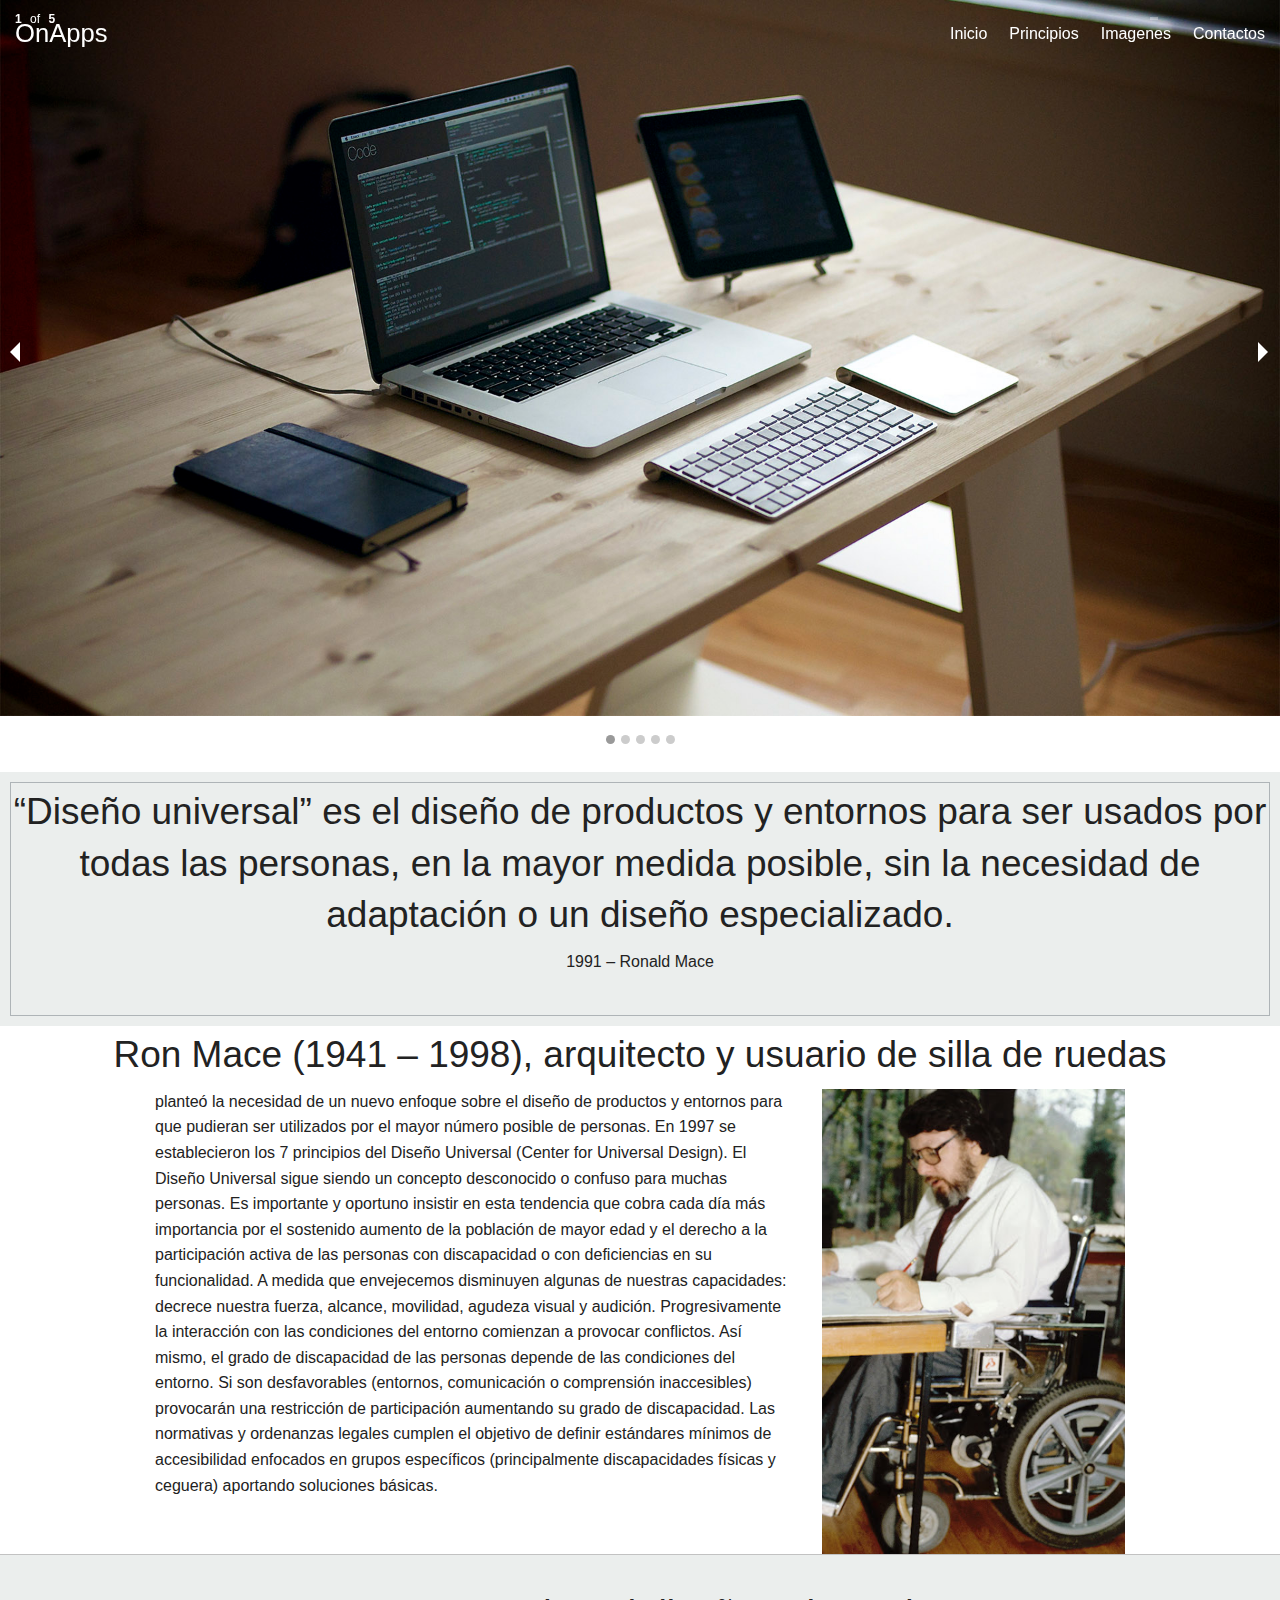
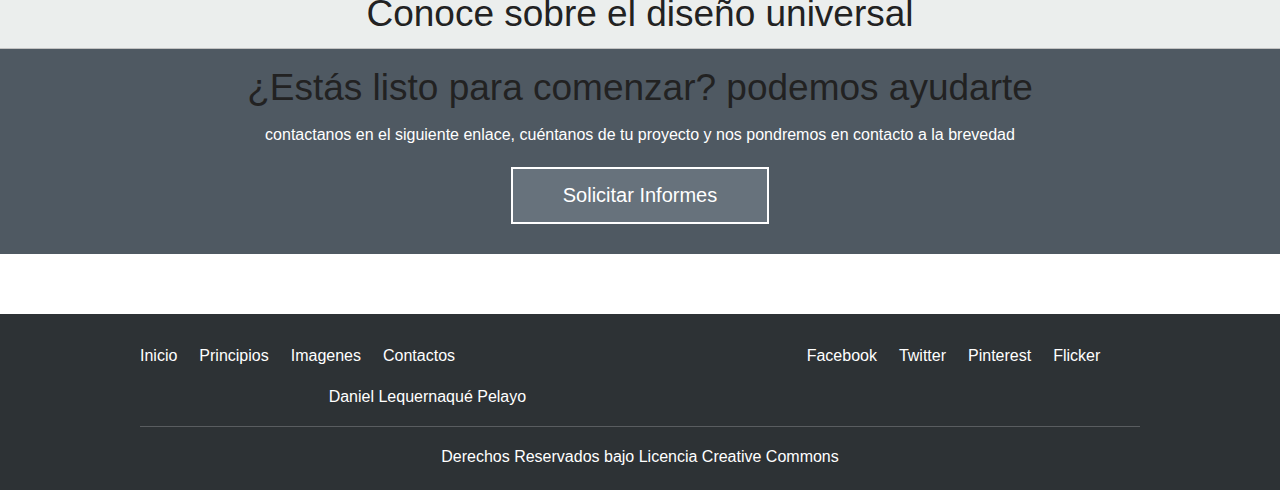
<file: index.html>
<!doctype html>
<html class="no-js" lang="">
    <head>
        <meta charset="utf-8">
        <meta http-equiv="X-UA-Compatible" content="IE=edge,chrome=1">
        <title></title>
        <meta name="description" content="">
        <meta name="viewport" content="width=device-width, initial-scale=1">

        <link rel="stylesheet" href="css/normalize.min.css">
        <link rel="stylesheet" href="css/foundation.css">
        <link rel="stylesheet" href="css/main.css">


        <script src="js/vendor/modernizr-2.8.3.min.js"></script>
    </head>
    <body>
        <header class="fixed">
            <div class="top-bar">
                <div class="row">

                    <div class="large-4 columns">
                        <a href="index.html" class="inicio">OnApps</a>
                    </div>

                    <div class="large-6 large-offset-2 columns">
                        <div id="navegacion">
                            <nav class="inline-list right">
                                <li><a href="index.html">Inicio</a></li>
                                <li><a href="principios.html">Principios</a></li>
                                <li><a href="imagenes.html">Imagenes</a></li>
                                <li><a href="contactos.html">Contactos</a></li>
                            </nav>
                        </div>
                    </div>
                </div>
            </div>
        </header>

        <section class="destacada">
            <ul data-orbit>
                <li>
                    <img src="img/h_index.jpg" alt="">
                </li>
                <li>
                    <img src="img/h_nosotros.jpg" alt="">
                </li>
                <li>
                    <img src="img/h_equipo.jpg" alt="">
                </li>
                <li>
                    <img src="img/h_contacto.jpg" alt="">
                </li>
                <li>
                    <img src="img/h_servicios.jpg" alt="">
                </li>
            </ul>
        </section>

        <!-- <section class="destacada">
            <div class="pattern"></div>
            <img src="img/h_index.jpg" alt="Imagen Index">
            <div class="contenido text-center">
                <h1><span>Diseñamos apps para empresas y organizaciones</span></h1>
            </div>
        </section> -->

        <section class="agencia text-center">
            <div class="borde">
                <h2>“Diseño universal” es el diseño de productos y entornos para ser usados por todas las personas, en la mayor medida posible, sin la necesidad de adaptación o un diseño especializado. </h2>
                <p>1991 – Ronald Mace</p>
            </div>
        </section>

        <section class="aplicaciones">
            <h2 class="text-center">Ron Mace (1941 – 1998), arquitecto y usuario de silla de ruedas</h2>
            <section class="row">
                <div class="large-8 columns">
                <p>planteó la necesidad de un nuevo enfoque sobre el diseño de productos y entornos para que pudieran ser utilizados por el mayor número posible de personas. En 1997 se establecieron los 7 principios del Diseño Universal (Center for Universal Design).
                    El Diseño Universal sigue siendo un concepto desconocido o confuso para muchas personas. Es importante y oportuno insistir en esta tendencia que cobra cada día más importancia por el sostenido aumento de la población de mayor edad y el derecho a la participación activa de las personas con discapacidad o con deficiencias en su funcionalidad.
                    A medida que envejecemos disminuyen algunas de nuestras capacidades: decrece nuestra fuerza, alcance, movilidad, agudeza visual y audición. Progresivamente la interacción con las condiciones del entorno comienzan a provocar conflictos.
                    Así mismo, el grado de discapacidad de las personas depende de las condiciones del entorno. Si son desfavorables (entornos, comunicación o comprensión inaccesibles) provocarán una restricción de participación aumentando su grado de discapacidad.
                    Las normativas y ordenanzas legales cumplen el objetivo de definir estándares mínimos de accesibilidad enfocados en grupos específicos (principalmente discapacidades físicas y ceguera) aportando soluciones básicas.</p>
                </div>
                <div class="large-4 columns">
                    <img src="img/ron_mace.jpg">
                </div>
            </section>
        </section>

        <section class="servicios">
            <h2 class="text-center">Conoce sobre el <span>diseño universal</span></h2>
            <!-- <div class="row">
                <ul class="small-block-grid-3">
                    <li><img src="img/serv_app.svg" alt="Servicio de aplicaciones"></li>
                    <li><img src="img/serv_web.svg" alt="Servicio de aplicaciones"></li>
                    <li><img src="img/serv_desarrollo.svg" alt="Servicio de aplicaiones"></li>
                </ul>
            </div> -->
        </section>
        
        <section class="contacto text-center">
            <h2>¿Estás listo para comenzar? podemos ayudarte</h2>
            <p>contactanos en el siguiente enlace, cuéntanos de tu proyecto y nos pondremos
                en contacto a la brevedad</p>
            <a href="#" class="button large">Solicitar Informes</a>
        </section>

        <section class="informacion">

        </section>

        <footer>
            <div class="row">
                <nav class="large-6 columns inline-list">
                    <li><a href="index.html">Inicio</a></li>
                    <li><a href="principios.html">Principios</a></li>
                    <li><a href="imagenes.html">Imagenes</a></li>
                    <li><a href="contactos.html">Contactos</a></li>
                </nav>

                <nav class="large-4 large-offset-2 columns inline-list">
                    <li><a href="#">Facebook</a></li>
                    <li><a href="#">Twitter</a></li>
                    <li><a href="#">Pinterest</a></li>
                    <li><a href="#">Flicker</a></li>
                </nav>

                <nav class="large-4 large-offset-2 columns inline-list">
                    <li><a href="#">Daniel Lequernaqué Pelayo</a></li>
                </nav>
                <hr>
                <p class="text-center">Derechos Reservados bajo Licencia Creative Commons</p>
            </div>
        </footer>

        <script>window.jQuery || document.write('<script src="js/vendor/jquery-1.11.2.min.js"><\/script>')</script>

        <script src="js/main.js"></script>
        <script src="js/foundation.min.js"></script>

        <script>
            $(document).foundation();
        </script>
    </body>
</html>
</file>
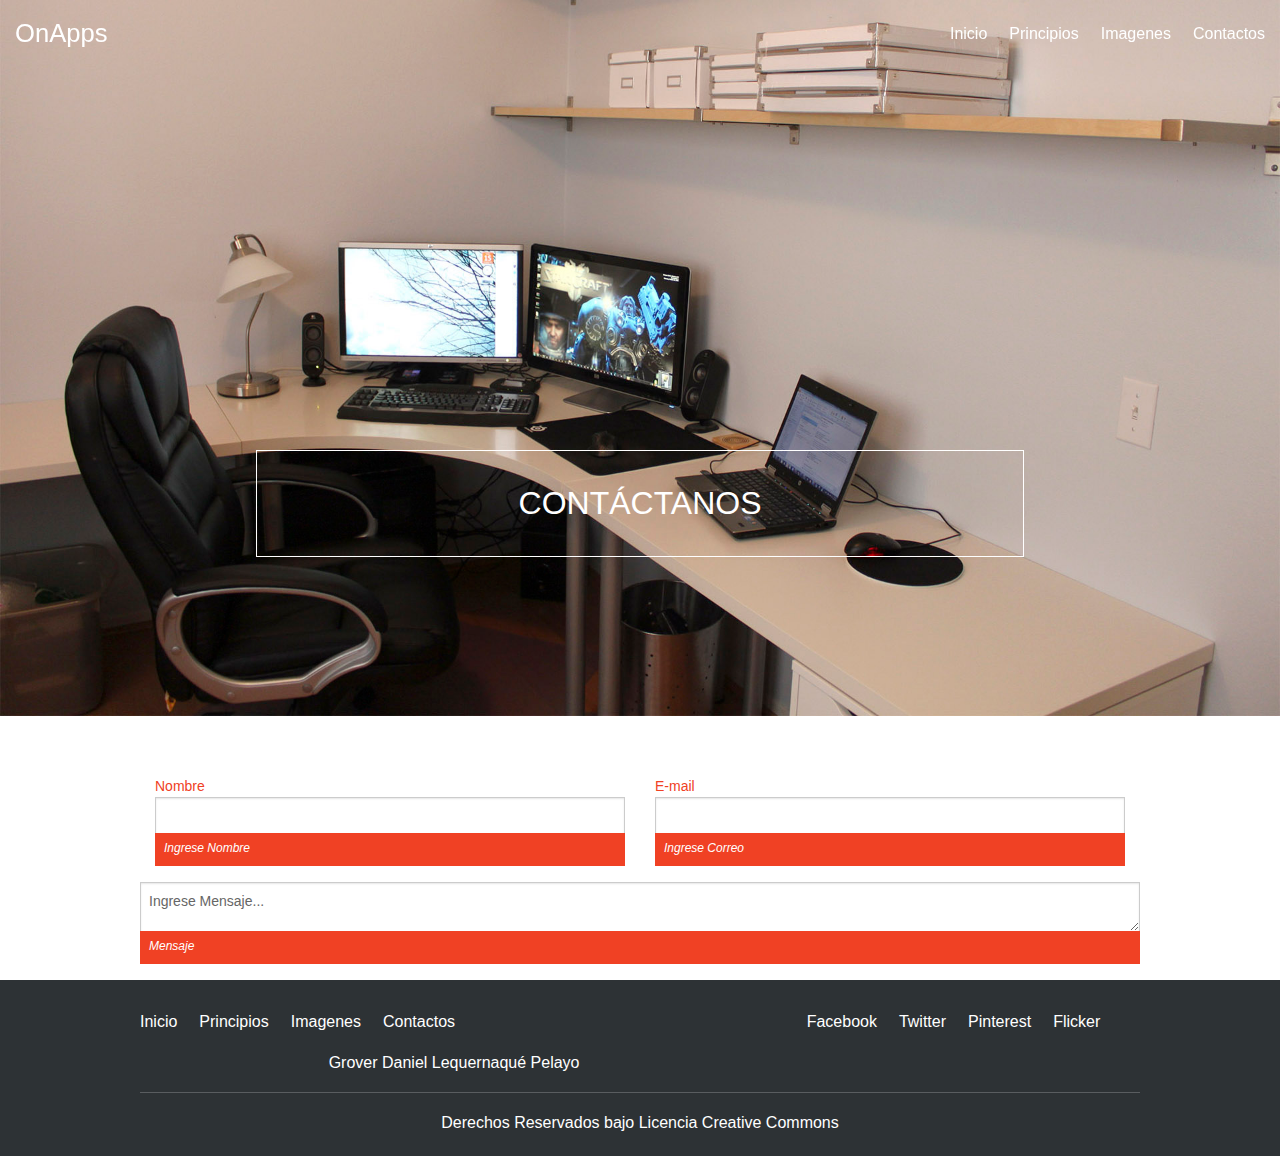
<file: contactos.html>
<!doctype html>
<html class="no-js" lang="">
    <head>
        <meta charset="utf-8">
        <meta http-equiv="X-UA-Compatible" content="IE=edge,chrome=1">
        <title></title>
        <meta name="description" content="">
        <meta name="viewport" content="width=device-width, initial-scale=1">

        <link rel="stylesheet" href="css/normalize.min.css">
        <link rel="stylesheet" href="css/foundation.css">
        <link rel="stylesheet" href="css/main.css">

        <script src="js/vendor/modernizr-2.8.3.min.js"></script>
    </head>
    <body>

        <header class="fixed">
            <div class="top-bar">
                <div class="row">

                    <div class="large-4 columns">
                        <a href="index.html" class="inicio">OnApps</a>
                    </div>

                    <div class="large-6 large-offset-2 columns">
                        <div id="navegacion">
                            <nav class="inline-list right">
                                <li><a href="index.html">Inicio</a></li>
                                <li><a href="principios.html">Principios</a></li>
                                <li><a href="imagenes.html">Imagenes</a></li>
                                <li><a href="contactos.html">Contactos</a></li>
                            </nav>
                        </div>
                    </div>
                </div>
            </div>
        </header>

        <section class="destacada">
            <div class="pattern"></div>
            <img src="img/h_contacto.jpg" alt="Imagen Index">
            <div class="contenido text-center">
                <h1><span>Contáctanos</span></h1>
            </div>
        </section>

        <section class="informacion">

        </section>

        <form action="">
            <div class="row">
                <div class="large-6 columns">
                    <label class="error">Nombre
                        <input type="text" class="error">
                    </label>
                    <small class="error">Ingrese Nombre</small>
                </div>
                <div class="large-6 columns error">
                    <label>E-mail
                        <input type="text">
                    </label>
                    <small class="error">Ingrese Correo</small>
                </div>

                <textarea class="error" placeholder="Ingrese Mensaje..."></textarea>
                <small class="error">Mensaje</small>
            </div>
            
        </form>

        <footer>
            <div class="row">
                <nav class="large-6 columns inline-list">
                    <li><a href="index.html">Inicio</a></li>
                    <li><a href="principios.html">Principios</a></li>
                    <li><a href="imagenes.html">Imagenes</a></li>
                    <li><a href="contactos.html">Contactos</a></li>
                </nav>

                <nav class="large-4 large-offset-2 columns inline-list">
                    <li><a href="#">Facebook</a></li>
                    <li><a href="#">Twitter</a></li>
                    <li><a href="#">Pinterest</a></li>
                    <li><a href="#">Flicker</a></li>
                </nav>

                <nav class="large-4 large-offset-2 columns inline-list">
                    <li><a href="#"> Grover Daniel Lequernaqué Pelayo</a></li>
                </nav>
                <hr>
                <p class="text-center">Derechos Reservados bajo Licencia Creative Commons</p>
            </div>
        </footer>

        <script>window.jQuery || document.write('<script src="js/vendor/jquery-1.11.2.min.js"><\/script>')</script>

        <script src="js/main.js"></script>
        <script src="js/foundation.min.js"></script>
    </body>
</html>
</file>
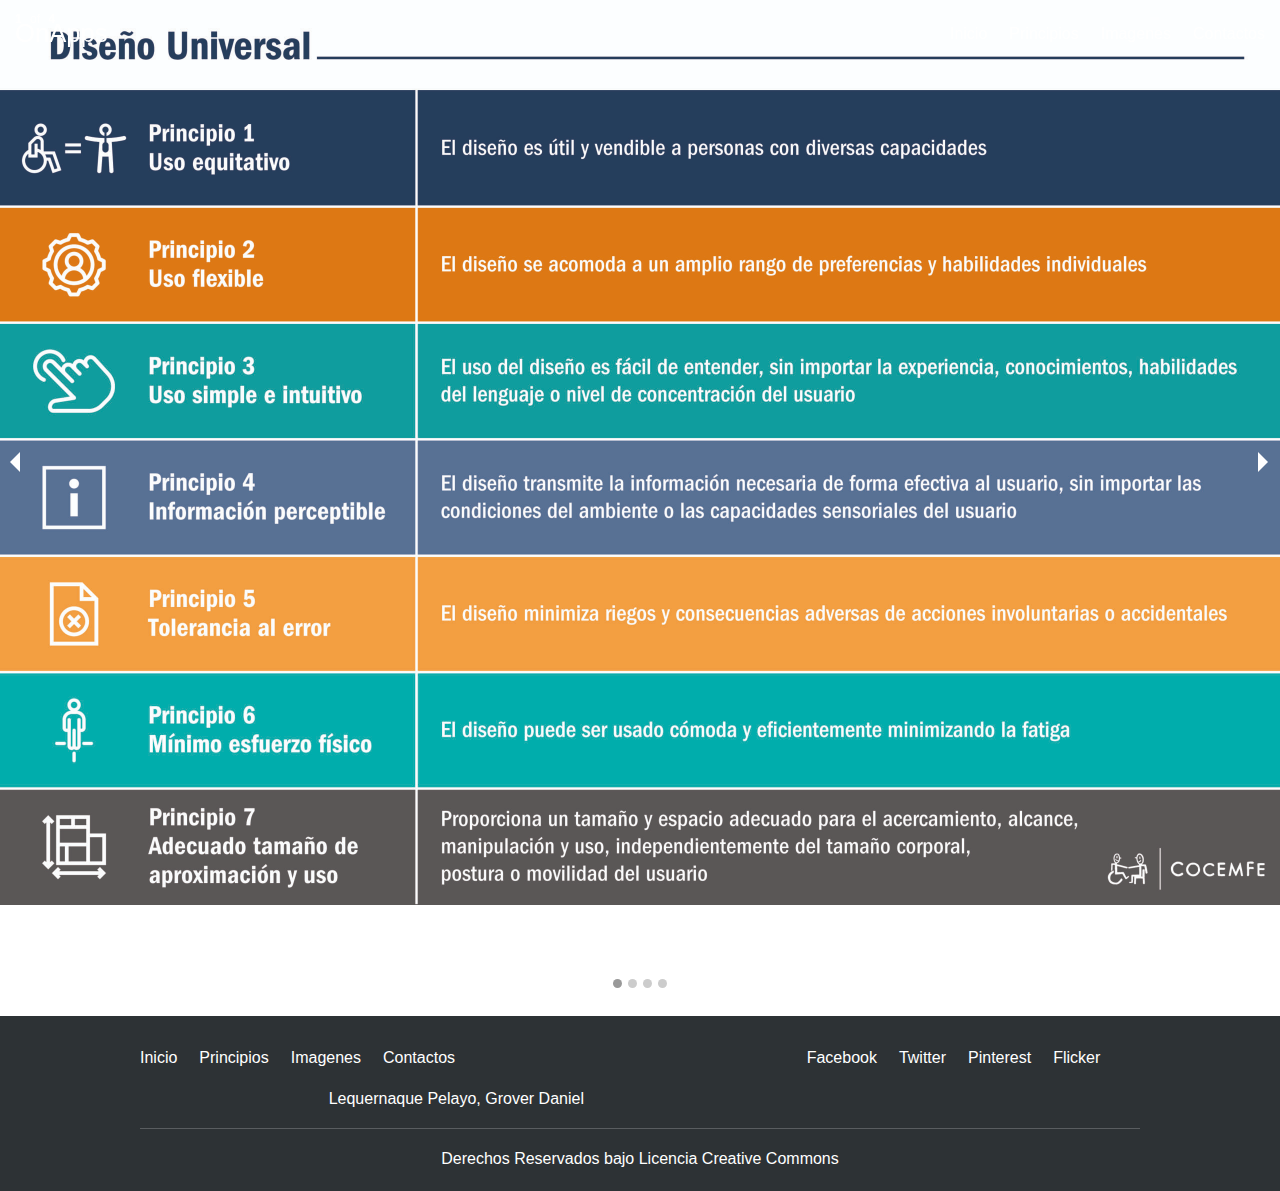
<file: imagenes.html>
<!doctype html>
<html class="no-js" lang="">
    <head>
        <meta charset="utf-8">
        <meta http-equiv="X-UA-Compatible" content="IE=edge,chrome=1">
        <title></title>
        <meta name="description" content="">
        <meta name="viewport" content="width=device-width, initial-scale=1">

        <link rel="stylesheet" href="css/normalize.min.css">
        <link rel="stylesheet" href="css/foundation.css">
        <link rel="stylesheet" href="css/main.css">

        <script src="js/vendor/modernizr-2.8.3.min.js"></script>
    </head>
    <body>
        
        <header class="fixed">
            <div class="top-bar">
                <div class="row">

                    <div class="large-4 columns">
                        <a href="index.html" class="inicio">OnApps</a>
                    </div>

                    <div class="large-6 large-offset-2 columns">
                        <div id="navegacion">
                            <nav class="inline-list right">
                                <li><a href="index.html">Inicio</a></li>
                                <li><a href="principios.html">Principios</a></li>
                                <li><a href="imagenes.html">Imagenes</a></li>
                                <li><a href="contactos.html">Contactos</a></li>
                            </nav>
                        </div>
                    </div>
                </div>
            </div>
        </header>

        <section class="destacada">
            <ul data-orbit>
                <li>
                    <img src="img/diseño1.jpg" alt="">
                </li>
                <li>
                    <img src="img/diseño2.jpg" alt="">
                </li>
                <li>
                    <img src="img/diseño3.jpg" alt="">
                </li>
                <li>
                    <img src="img/diseño4.jpg" alt="">
                </li>
            </ul>
        </section>



        <footer>
            <div class="row">
                <nav class="large-6 columns inline-list">
                    <li><a href="index.html">Inicio</a></li>
                    <li><a href="principios.html">Principios</a></li>
                    <li><a href="imagenes.html">Imagenes</a></li>
                    <li><a href="contactos.html">Contactos</a></li>
                </nav>

                <nav class="large-4 large-offset-2 columns inline-list">
                    <li><a href="#">Facebook</a></li>
                    <li><a href="#">Twitter</a></li>
                    <li><a href="#">Pinterest</a></li>
                    <li><a href="#">Flicker</a></li>
                </nav>

                <nav class="large-4 large-offset-2 columns inline-list">
                    <li><a href="#">Lequernaque Pelayo, Grover Daniel</a></li>
                </nav>
                <hr>
                <p class="text-center">Derechos Reservados bajo Licencia Creative Commons</p>
            </div>
        </footer>

        <script>window.jQuery || document.write('<script src="js/vendor/jquery-1.11.2.min.js"><\/script>')</script>

        <script src="js/main.js"></script>
        <script src="js/foundation.min.js"></script>

        <script>
            $(document).foundation();
        </script>
    </body>
</html>
</file>
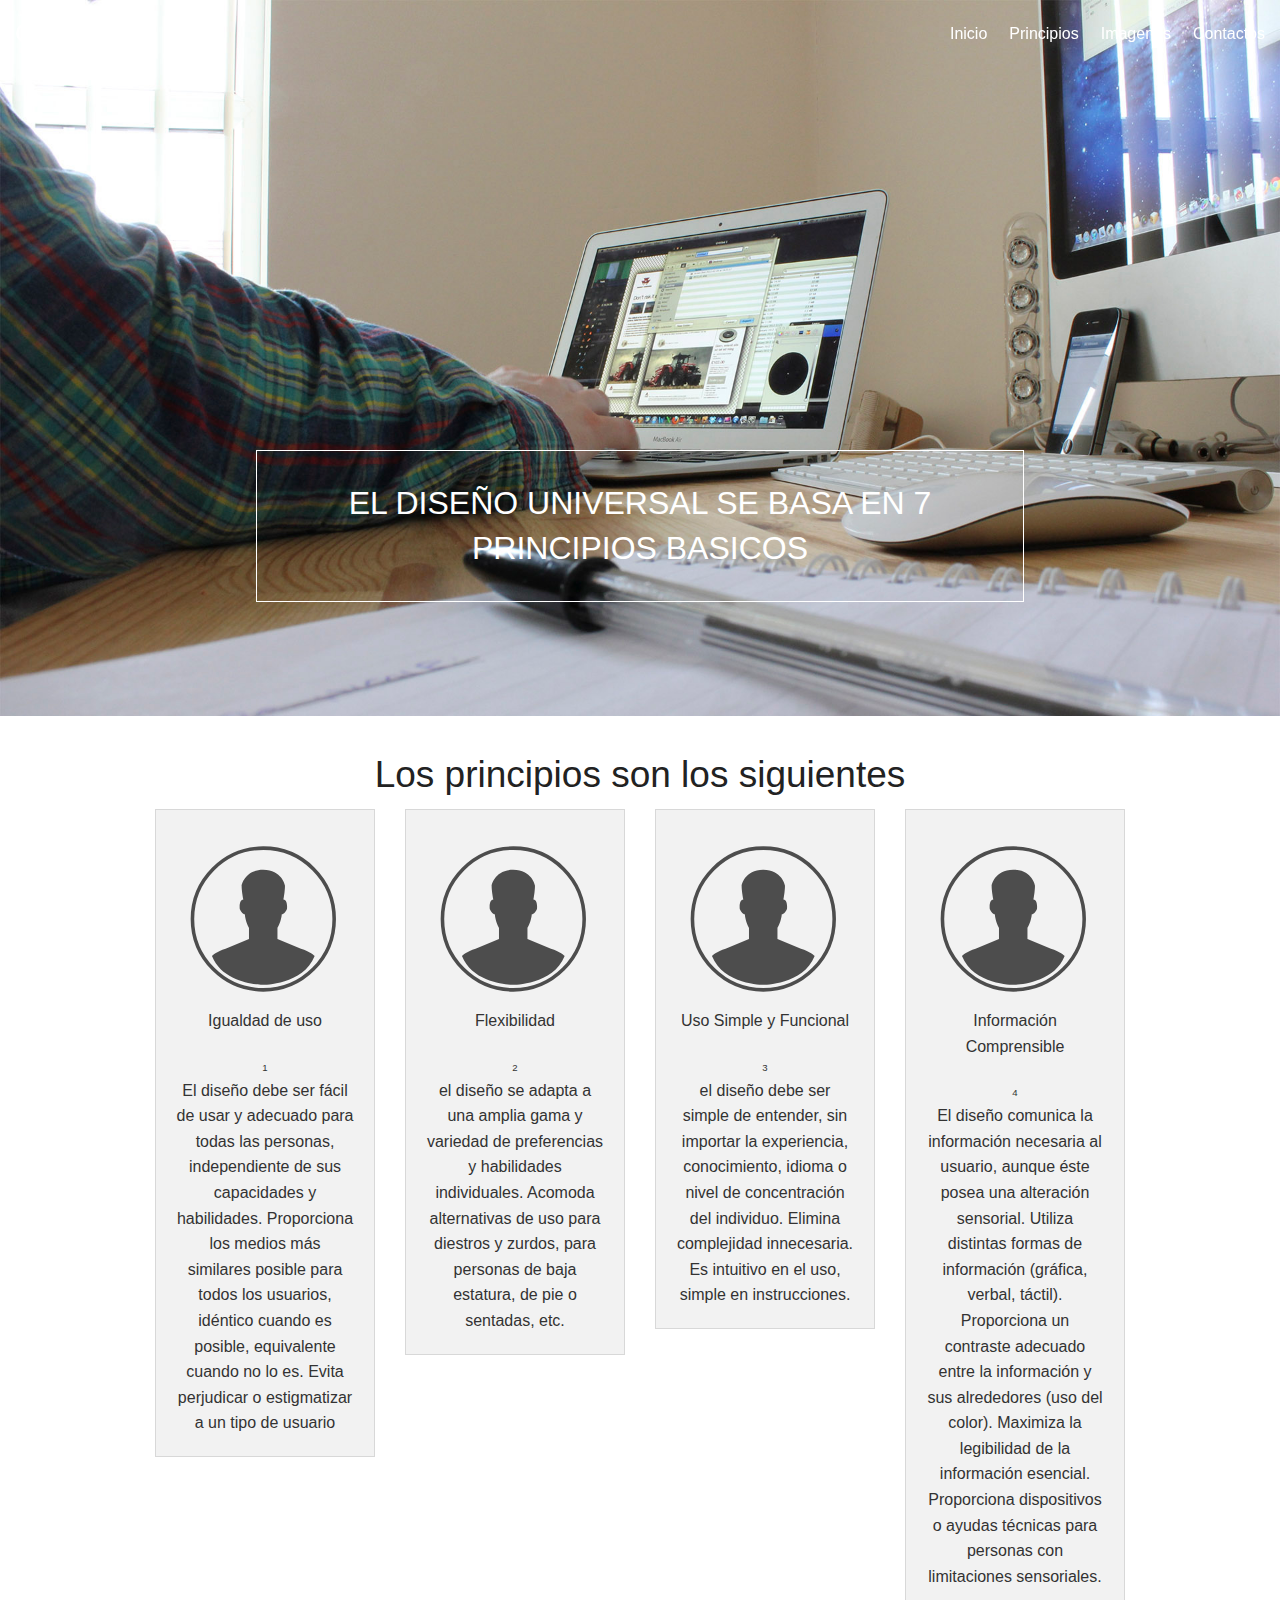
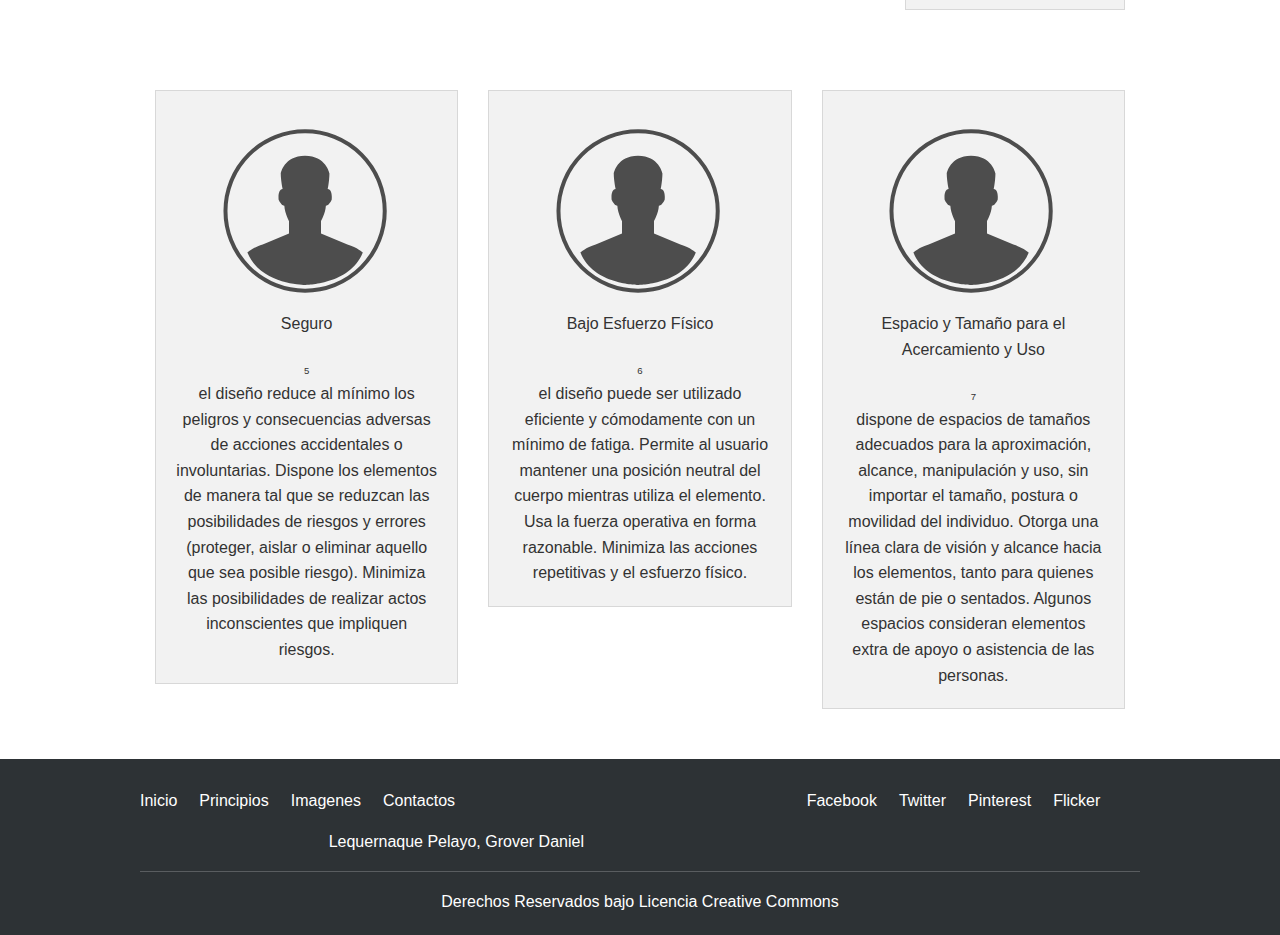
<file: principios.html>
<!doctype html>
<html class="no-js" lang="">
    <head>
        <meta charset="utf-8">
        <meta http-equiv="X-UA-Compatible" content="IE=edge,chrome=1">
        <title></title>
        <meta name="description" content="">
        <meta name="viewport" content="width=device-width, initial-scale=1">

        <link rel="stylesheet" href="css/normalize.min.css">
        <link rel="stylesheet" href="css/foundation.css">
        <link rel="stylesheet" href="css/main.css">

        <script src="js/vendor/modernizr-2.8.3.min.js"></script>
    </head>
    <body>

        <header class="fixed">
            <div class="top-bar">
                <div class="row">

                    <div class="large-4 columns">
                        <a href="index.html" class="inicio">OnApps</a>
                    </div>

                    <div class="large-6 large-offset-2 columns">
                        <div id="navegacion">
                            <nav class="inline-list right">
                                <li><a href="index.html">Inicio</a></li>
                                <li><a href="principios.html">Principios</a></li>
                                <li><a href="imagenes.html">Imagenes</a></li>
                                <li><a href="contactos.html">Contactos</a></li>
                            </nav>
                        </div>
                    </div>
                </div>
            </div>
        </header>

        <section class="destacada">
            <div class="pattern"></div>
            <img src="img/h_servicios.jpg" alt="Imagen Index">
            <div class="contenido text-center">
                <h1><span>El diseño universal se basa en 7 principios basicos</span></h1>
            </div>
        </section>

        
        <section class="informacion">
            <div class="row">
                <h2 class="text-center">Los principios son los siguientes</h2>

                <div class="large-3 columns">
                    <div class="panel text-center">
                        <img src="img/sin_foto.svg" alt="Equipo de trabajo">

                        <p>Igualdad de uso</p>
                        <small>1</small>

                        <p>
                            El diseño debe ser fácil de usar y adecuado para todas las personas, 
                            independiente de sus capacidades y habilidades. 
                            Proporciona los medios más similares posible para todos los usuarios, 
                            idéntico cuando es posible, equivalente cuando no lo es. 
                            Evita perjudicar o estigmatizar a un tipo de usuario
                        </p>
                    </div>
                </div>

                <div class="large-3 columns">
                    <div class="panel text-center">
                        <img src="img/sin_foto.svg" alt="Equipo de trabajo">

                        <p>Flexibilidad</p>
                        <small>2</small>

                        <p>
                            el diseño se adapta a una amplia gama y variedad de preferencias
                             y habilidades individuales. Acomoda alternativas de uso para 
                             diestros y zurdos, para personas de baja estatura, de pie o 
                             sentadas, etc.
                        </p>
                    </div>
                </div>

                <div class="large-3 columns">
                    <div class="panel text-center">
                        <img src="img/sin_foto.svg" alt="Equipo de trabajo">

                        <p>Uso Simple y Funcional</p>
                        <small>3</small>

                        <p>
                            el diseño debe ser simple de entender, 
                            sin importar la experiencia, conocimiento, 
                            idioma o nivel de concentración del individuo. 
                            Elimina complejidad innecesaria. 
                            Es intuitivo en el uso, simple en instrucciones.
                        </p>
                    </div>
                </div>

                <div class="large-3 columns">
                    <div class="panel text-center">
                        <img src="img/sin_foto.svg" alt="Equipo de trabajo">

                        <p>Información Comprensible</p>
                        <small>4</small>

                        <p>
                            El diseño comunica la información necesaria al usuario,
                             aunque éste posea una alteración sensorial. 
                             Utiliza distintas formas de información 
                             (gráfica, verbal, táctil). 
                             Proporciona un contraste adecuado entre la información 
                             y sus alrededores (uso del color). 
                             Maximiza la legibilidad de la información esencial. 
                             Proporciona dispositivos o ayudas técnicas para personas 
                             con limitaciones sensoriales.
                        </p>
                    </div>
                </div>
            </div>
        </section>

        <section class="informacion">
            <div class="row">

                <div class="large-4 columns">
                    <div class="panel text-center">
                        <img src="img/sin_foto.svg" alt="Equipo de trabajo">

                        <p>Seguro</p>
                        <small>5</small>

                        <p>
                            el diseño reduce al mínimo los peligros y consecuencias 
                            adversas de acciones accidentales o involuntarias. 
                            Dispone los elementos de manera tal que se reduzcan 
                            las posibilidades de riesgos y errores (proteger, aislar 
                            o eliminar aquello que sea posible riesgo). Minimiza las 
                            posibilidades de realizar actos inconscientes que impliquen riesgos.
                        </p>
                    </div>
                </div>

                <div class="large-4 columns">
                    <div class="panel text-center">
                        <img src="img/sin_foto.svg" alt="Equipo de trabajo">

                        <p>Bajo Esfuerzo Físico</p>
                        <small>6</small>

                        <p>
                            el diseño puede ser utilizado eficiente y cómodamente 
                            con un mínimo de fatiga. Permite al usuario 
                            mantener una posición neutral del cuerpo mientras 
                            utiliza el elemento. Usa la fuerza operativa en forma 
                            razonable. Minimiza las acciones repetitivas y el esfuerzo físico.
                        </p>
                    </div>
                </div>

                <div class="large-4 columns">
                    <div class="panel text-center">
                        <img src="img/sin_foto.svg" alt="Equipo de trabajo">

                        <p>Espacio y Tamaño para el Acercamiento y Uso</p>
                        <small>7</small>

                        <p>
                            dispone de espacios de tamaños adecuados para la aproximación, 
                            alcance, manipulación y uso, sin importar el tamaño, 
                            postura o movilidad del individuo. Otorga una línea 
                            clara de visión y alcance hacia los elementos, 
                            tanto para quienes están de pie o sentados. 
                            Algunos espacios consideran elementos extra de apoyo o 
                            asistencia de las personas.
                        </p>
                    </div>
                </div>

            </div>
        </section>

        

        <footer>
            <div class="row">
                <nav class="large-6 columns inline-list">
                    <li><a href="index.html">Inicio</a></li>
                    <li><a href="principios.html">Principios</a></li>
                    <li><a href="imagenes.html">Imagenes</a></li>
                    <li><a href="contactos.html">Contactos</a></li>
                </nav>

                <nav class="large-4 large-offset-2 columns inline-list">
                    <li><a href="#">Facebook</a></li>
                    <li><a href="#">Twitter</a></li>
                    <li><a href="#">Pinterest</a></li>
                    <li><a href="#">Flicker</a></li>
                </nav>

                <nav class="large-4 large-offset-2 columns inline-list">
                    <li><a href="#">Lequernaque Pelayo, Grover Daniel</a></li>
                </nav>
                <hr>
                <p class="text-center">Derechos Reservados bajo Licencia Creative Commons</p>
            </div>
        </footer>

        <script>window.jQuery || document.write('<script src="js/vendor/jquery-1.11.2.min.js"><\/script>')</script>

        <script src="js/main.js"></script>
        <script src="js/foundation.min.js"></script>
    </body>
</html>
</file>
<file: css/main.css>
/*! HTML5 Boilerplate v5.0 | MIT License | http://h5bp.com/ */

html {
    color: #222;
    font-size: 1em;
    line-height: 1.4;
}

::-moz-selection {
    background: #b3d4fc;
    text-shadow: none;
}

::selection {
    background: #b3d4fc;
    text-shadow: none;
}

hr {
    display: block;
    height: 1px;
    border: 0;
    border-top: 1px solid #ccc;
    margin: 1em 0;
    padding: 0;
}

audio,
canvas,
iframe,
img,
svg,
video {
    vertical-align: middle;
}

fieldset {
    border: 0;
    margin: 0;
    padding: 0;
}

textarea {
    resize: vertical;
}

.browserupgrade {
    margin: 0.2em 0;
    background: #ccc;
    color: #000;
    padding: 0.2em 0;
}


/* ==========================================================================
   Author's custom styles
   ========================================================================== */

header a.inicio {
    color: #fff;
    font-size: 1.6rem;
}

header nav a,
header nav a:hover {
    color: #fff;
}

.top-bar {
    background-color: transparent;
    height: 4.2rem;
    line-height: 4.2rem;
}

section.destacada .contenido{
    top: 50%;
    left: 0;
    width: 100%;
    position: absolute;
    z-index: 20;
}

section.destacada img{
    width: 100%;
}

section.destacada .contenido h1 {
    padding: 30px 50px;
    border: 1px solid #fff;
    color: #fff;
    font-size: 2rem;
    text-transform: uppercase;
    margin: 0 auto;
    width: 60%;
}

section.agencia {
    background-color: #ebeeed;
    padding: 10px;
}

section.agencia .borde {
    border: 1px solid #aeb4b7;
}

section.agencia p {
    margin-bottom: 40px;
}

section.servicios {
    background-color: #ebeeed;
    border-top: 1px solid #c2c2c2;
    border-bottom: 1px solid #c2c2c2;
    padding-top: 30px;
}

section.servicios small {
    font-style: italic;
}

section.contacto {
    background-color: #4f5962;
    padding: 10px;
    color: #fff;
}

section.contacto .borde {
    border: 1px solid #697279;
}

section.contacto .button {
    background-color: #67727c;
    border: 2px solid #fff;
    color: #fff;
    padding: 15px 50px;
}

footer {
    background-color: #2d3235;
    padding-top: 30px;
}

footer nav a,
footer nav a:hover {
    color: #fff;
}

footer hr {
    display: block;
    height: 1px;
    border: 0;
    border-top: 1px solid #595d60;
    margin: 1rem 0;
    padding: 0;
}

footer p {
    color: #fff;
}


/* =====NOSOTROS===== */

section.informacion{
    padding: 30px 0;
}








/* ==========================================================================
   Media Queries
   ========================================================================== */

@media only screen and (min-width: 35em) {

}

@media print,
       (-o-min-device-pixel-ratio: 5/4),
       (-webkit-min-device-pixel-ratio: 1.25),
       (min-resolution: 120dpi) {

}

/* ==========================================================================
   Helper classes
   ========================================================================== */

.hidden {
    display: none !important;
    visibility: hidden;
}

.visuallyhidden {
    border: 0;
    clip: rect(0 0 0 0);
    height: 1px;
    margin: -1px;
    overflow: hidden;
    padding: 0;
    position: absolute;
    width: 1px;
}

.visuallyhidden.focusable:active,
.visuallyhidden.focusable:focus {
    clip: auto;
    height: auto;
    margin: 0;
    overflow: visible;
    position: static;
    width: auto;
}

.invisible {
    visibility: hidden;
}

.clearfix:before,
.clearfix:after {
    content: " ";
    display: table;
}

.clearfix:after {
    clear: both;
}

.clearfix {
    *zoom: 1;
}

/* ==========================================================================
   Print styles
   ========================================================================== */

@media print {
    *,
    *:before,
    *:after {
        background: transparent !important;
        color: #000 !important;
        box-shadow: none !important;
        text-shadow: none !important;
    }

    a,
    a:visited {
        text-decoration: underline;
    }

    a[href]:after {
        content: " (" attr(href) ")";
    }

    abbr[title]:after {
        content: " (" attr(title) ")";
    }

    a[href^="#"]:after,
    a[href^="javascript:"]:after {
        content: "";
    }

    pre,
    blockquote {
        border: 1px solid #999;
        page-break-inside: avoid;
    }

    thead {
        display: table-header-group;
    }

    tr,
    img {
        page-break-inside: avoid;
    }

    img {
        max-width: 100% !important;
    }

    p,
    h2,
    h3 {
        orphans: 3;
        widows: 3;
    }

    h2,
    h3 {
        page-break-after: avoid;
    }
}
</file>
